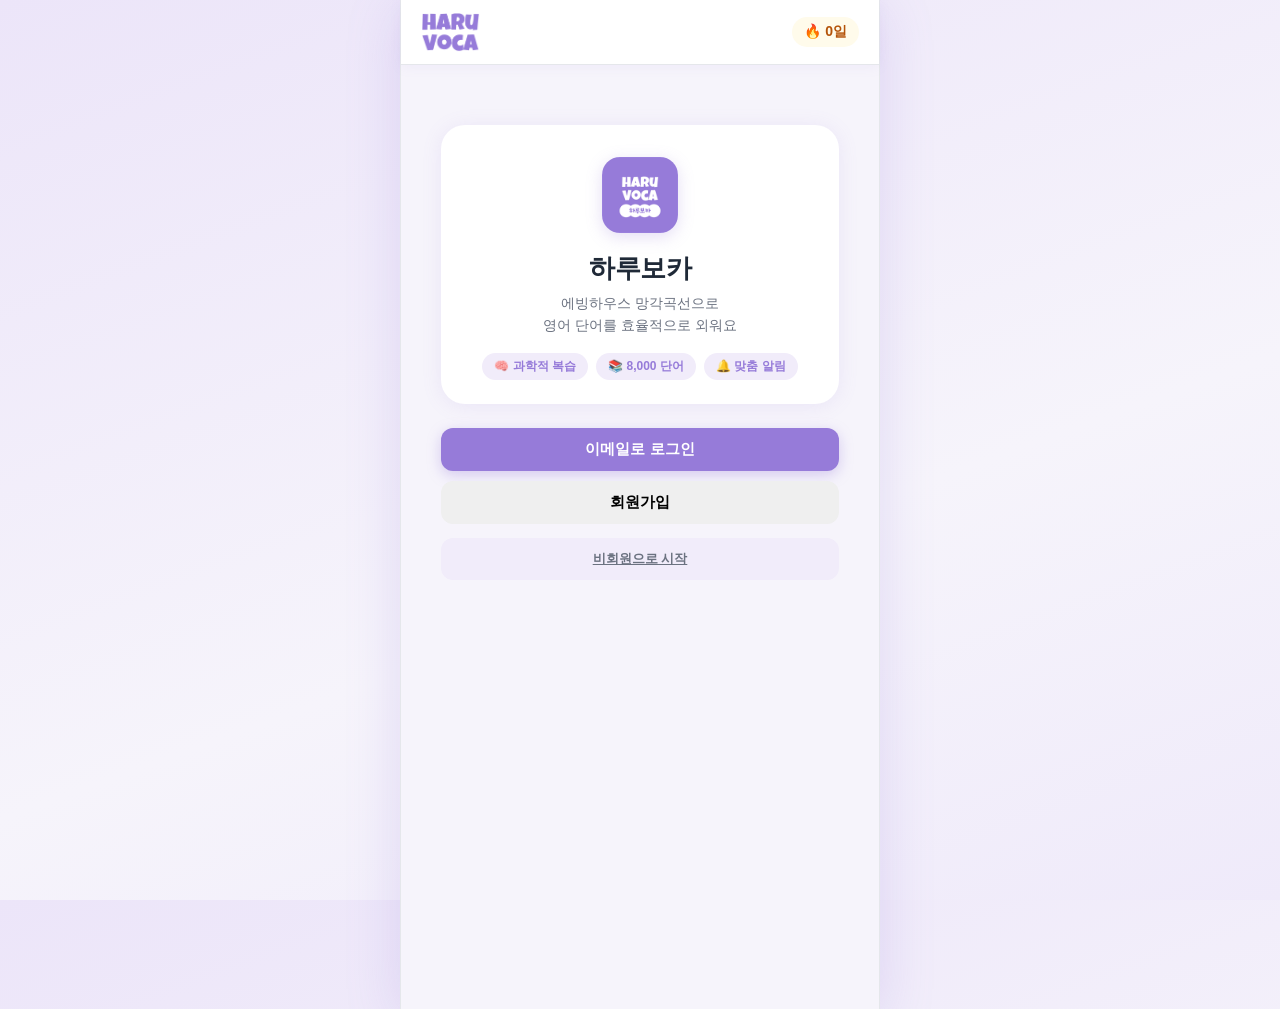
<file: index.html>
<!DOCTYPE html>
<html lang="ko">
<head>
  <meta charset="UTF-8">
  <meta name="viewport" content="width=device-width, initial-scale=1.0, viewport-fit=cover">
  <meta name="theme-color" content="#967BD9">
  <meta name="description" content="하루보카 - 에빙하우스 망각곡선 기반 영어회화 단어 암기 앱">
  <title>하루보카 - 영어회화 단어암기</title>

  <!-- Google Analytics (GA4) — 본인 측정 ID(G-XXXXXXXXXX)로 한 번만 교체하면 됨 -->
  <script>
    window.GA_ID = "G-Y53DT8CBB6"; // ← GA4 속성 > 데이터 스트림에서 발급받은 측정 ID
    window.dataLayer = window.dataLayer || [];
    function gtag(){ dataLayer.push(arguments); }
    // ID가 실제 값일 때만 GA 로드 (placeholder 상태에서는 아무 동작 안 함)
    var GA_ON = /^G-/.test(GA_ID) && !/X{4}/.test(GA_ID);
    if (GA_ON) {
      var gaScript = document.createElement("script");
      gaScript.async = true;
      gaScript.src = "https://www.googletagmanager.com/gtag/js?id=" + GA_ID;
      document.head.appendChild(gaScript);
      gtag("js", new Date());
      gtag("config", GA_ID);
    }
    // 앱 어디서나 호출하는 이벤트 추적 헬퍼 (ID 미설정 시 무해한 no-op)
    window.track = function (name, params) { if (GA_ON) gtag("event", name, params || {}); };
  </script>

  <!-- Supabase (로그인 + 진도 클라우드 저장) — 프로젝트 설정 > API 에서 값 복사해 교체 -->
  <script>
    window.SB_URL = "https://zxapsgekpnfvlndfjzww.supabase.co"; // ← Project URL
    window.SB_ANON_KEY = "eyJhbGciOiJIUzI1NiIsInR5cCI6IkpXVCJ9.eyJpc3MiOiJzdXBhYmFzZSIsInJlZiI6Inp4YXBzZ2VrcG5mdmxuZGZqend3Iiwicm9sZSI6ImFub24iLCJpYXQiOjE3ODIwMTgwNjUsImV4cCI6MjA5NzU5NDA2NX0.Rm_AvhAxiQhmGgUSElL-6ewpy0_u32QNFh3IugXvucw"; // ← anon public key (공개해도 안전)
  </script>

  <!-- Web Push 알림 — `npx web-push generate-vapid-keys` 로 키 생성 후 공개키 교체 -->
  <script>
    window.VAPID_PUBLIC_KEY = "BAAKklXxAtyuZijKkfy0fbpOuPk631z1DszAO42_NxP0QZiiv7LwinhK2gp_5HCloRF3LfF2s6Z2z1jthn5cn00"; // VAPID 공개키
  </script>

  <link rel="manifest" href="manifest.json">
  <link rel="icon" type="image/png" sizes="32x32" href="icons/icon-32.png">
  <link rel="apple-touch-icon" href="icons/icon-180.png">
  <link rel="stylesheet" href="css/style.css?v=28">
</head>
<body>
  <div class="app">
    <header class="topbar">
      <img src="icons/wordmark.png" alt="하루보카 HARU VOCA" class="logo">
      <div class="topbar-streak" id="streak-badge">🔥 0일</div>
    </header>

    <main id="screen"><!-- 화면이 여기에 렌더링됨 --></main>

    <div class="ad-banner" id="ad-banner">
      <span class="ad-label">AD</span>
      <span class="ad-text">광고 영역 — 영어회화 강의 배너 자리</span>
    </div>

    <nav class="tabbar">
      <button class="tab active" data-tab="home" aria-label="홈">
        <svg viewBox="0 0 24 24" fill="none" stroke="currentColor" stroke-width="2" stroke-linecap="round" stroke-linejoin="round"><path d="M3 9l9-7 9 7v11a2 2 0 0 1-2 2H5a2 2 0 0 1-2-2z"/><polyline points="9 22 9 12 15 12 15 22"/></svg>
        <span>홈</span>
      </button>
      <button class="tab" data-tab="dict" aria-label="단어장">
        <svg viewBox="0 0 24 24" fill="none" stroke="currentColor" stroke-width="2" stroke-linecap="round" stroke-linejoin="round"><path d="M2 3h6a4 4 0 0 1 4 4v14a3 3 0 0 0-3-3H2z"/><path d="M22 3h-6a4 4 0 0 0-4 4v14a3 3 0 0 1 3-3h7z"/></svg>
        <span>단어장</span>
      </button>
      <button class="tab" data-tab="stats" aria-label="나의 학습">
        <svg viewBox="0 0 24 24" fill="none" stroke="currentColor" stroke-width="2" stroke-linecap="round" stroke-linejoin="round"><path d="M4 19.5A2.5 2.5 0 0 1 6.5 17H20"/><path d="M6.5 2H20v20H6.5A2.5 2.5 0 0 1 4 19.5v-15A2.5 2.5 0 0 1 6.5 2z"/></svg>
        <span>나의 학습</span>
      </button>
      <button class="tab" data-tab="settings" aria-label="설정">
        <svg viewBox="0 0 24 24" fill="none" stroke="currentColor" stroke-width="2" stroke-linecap="round" stroke-linejoin="round"><line x1="4" y1="21" x2="4" y2="14"/><line x1="4" y1="10" x2="4" y2="3"/><line x1="12" y1="21" x2="12" y2="12"/><line x1="12" y1="8" x2="12" y2="3"/><line x1="20" y1="21" x2="20" y2="16"/><line x1="20" y1="12" x2="20" y2="3"/><line x1="1" y1="14" x2="7" y2="14"/><line x1="9" y1="8" x2="15" y2="8"/><line x1="17" y1="16" x2="23" y2="16"/></svg>
        <span>설정</span>
      </button>
    </nav>
  </div>

  <!-- 단어 청크(id 구간별 분할)는 반드시 data.js(조립)보다 먼저 로드 -->
  <script src="js/data/words-1.js?v=28"></script>
  <script src="js/data/words-2.js?v=28"></script>
  <script src="js/data/words-3.js?v=28"></script>
  <script src="js/data/words-4.js?v=28"></script>
  <script src="js/data/words-5.js?v=28"></script>
  <script src="js/data/words-6.js?v=28"></script>
  <script src="js/data.js?v=28"></script>
  <script src="js/srs.js?v=28"></script>
  <script src="js/notifications.js?v=28"></script>
  <script src="js/app.js?v=28"></script>
  <script type="module" src="js/cloud.js?v=28"></script>
</body>
</html>
</file>
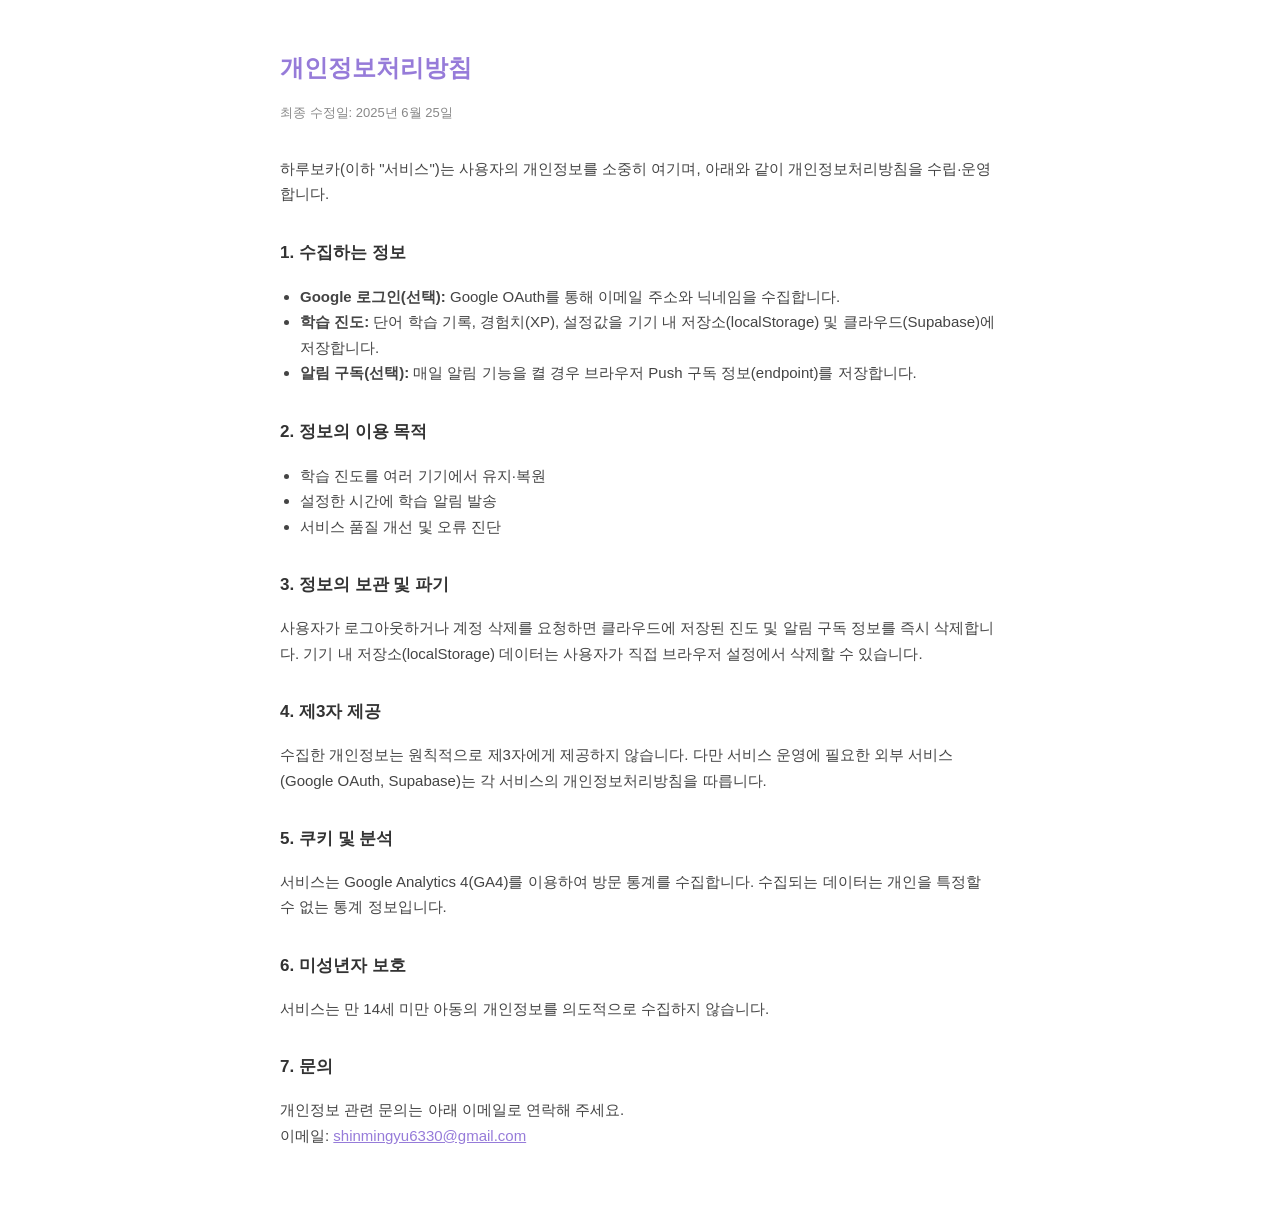
<file: privacy.html>
<!DOCTYPE html>
<html lang="ko">
<head>
  <meta charset="UTF-8">
  <meta name="viewport" content="width=device-width, initial-scale=1.0">
  <title>개인정보처리방침 — 하루보카</title>
  <style>
    body { font-family: -apple-system, BlinkMacSystemFont, 'Segoe UI', sans-serif; max-width: 720px; margin: 0 auto; padding: 32px 20px 64px; color: #222; line-height: 1.7; }
    h1 { color: #967BD9; font-size: 24px; margin-bottom: 4px; }
    h2 { font-size: 17px; margin-top: 32px; color: #333; }
    p, li { font-size: 15px; color: #444; }
    ul { padding-left: 20px; }
    .date { font-size: 13px; color: #888; margin-bottom: 32px; }
    a { color: #967BD9; }
  </style>
</head>
<body>
  <h1>개인정보처리방침</h1>
  <p class="date">최종 수정일: 2025년 6월 25일</p>

  <p>하루보카(이하 "서비스")는 사용자의 개인정보를 소중히 여기며, 아래와 같이 개인정보처리방침을 수립·운영합니다.</p>

  <h2>1. 수집하는 정보</h2>
  <ul>
    <li><strong>Google 로그인(선택):</strong> Google OAuth를 통해 이메일 주소와 닉네임을 수집합니다.</li>
    <li><strong>학습 진도:</strong> 단어 학습 기록, 경험치(XP), 설정값을 기기 내 저장소(localStorage) 및 클라우드(Supabase)에 저장합니다.</li>
    <li><strong>알림 구독(선택):</strong> 매일 알림 기능을 켤 경우 브라우저 Push 구독 정보(endpoint)를 저장합니다.</li>
  </ul>

  <h2>2. 정보의 이용 목적</h2>
  <ul>
    <li>학습 진도를 여러 기기에서 유지·복원</li>
    <li>설정한 시간에 학습 알림 발송</li>
    <li>서비스 품질 개선 및 오류 진단</li>
  </ul>

  <h2>3. 정보의 보관 및 파기</h2>
  <p>사용자가 로그아웃하거나 계정 삭제를 요청하면 클라우드에 저장된 진도 및 알림 구독 정보를 즉시 삭제합니다. 기기 내 저장소(localStorage) 데이터는 사용자가 직접 브라우저 설정에서 삭제할 수 있습니다.</p>

  <h2>4. 제3자 제공</h2>
  <p>수집한 개인정보는 원칙적으로 제3자에게 제공하지 않습니다. 다만 서비스 운영에 필요한 외부 서비스(Google OAuth, Supabase)는 각 서비스의 개인정보처리방침을 따릅니다.</p>

  <h2>5. 쿠키 및 분석</h2>
  <p>서비스는 Google Analytics 4(GA4)를 이용하여 방문 통계를 수집합니다. 수집되는 데이터는 개인을 특정할 수 없는 통계 정보입니다.</p>

  <h2>6. 미성년자 보호</h2>
  <p>서비스는 만 14세 미만 아동의 개인정보를 의도적으로 수집하지 않습니다.</p>

  <h2>7. 문의</h2>
  <p>개인정보 관련 문의는 아래 이메일로 연락해 주세요.<br>
  이메일: <a href="mailto:shinmingyu6330@gmail.com">shinmingyu6330@gmail.com</a></p>
</body>
</html>
</file>
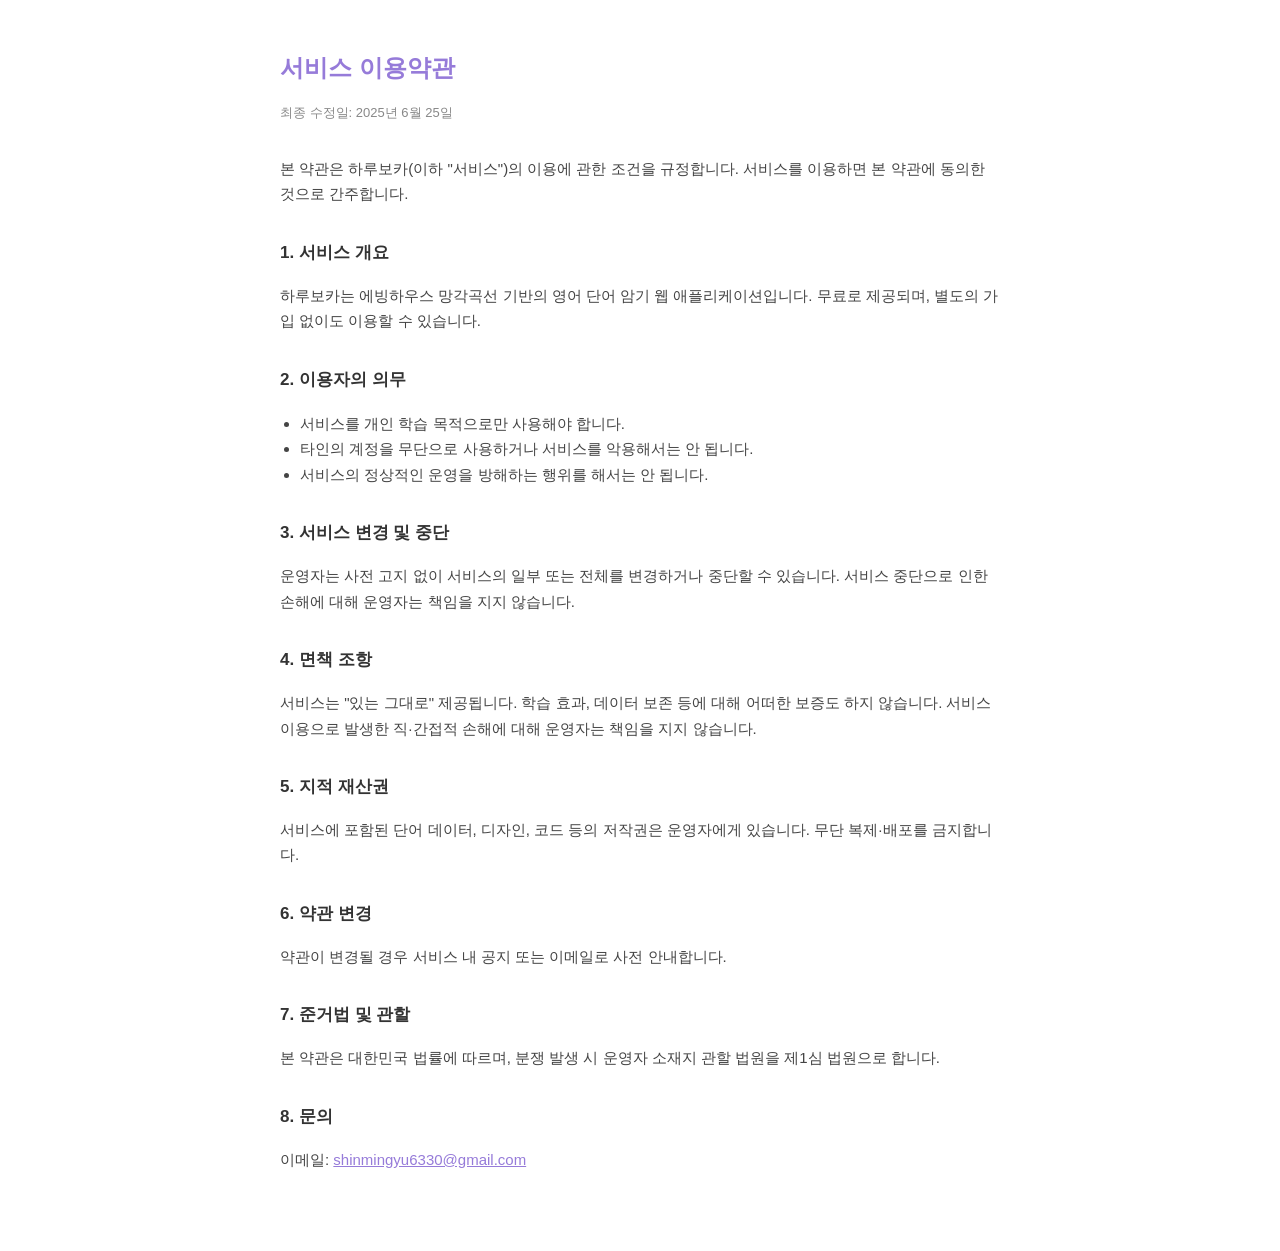
<file: terms.html>
<!DOCTYPE html>
<html lang="ko">
<head>
  <meta charset="UTF-8">
  <meta name="viewport" content="width=device-width, initial-scale=1.0">
  <title>서비스 이용약관 — 하루보카</title>
  <style>
    body { font-family: -apple-system, BlinkMacSystemFont, 'Segoe UI', sans-serif; max-width: 720px; margin: 0 auto; padding: 32px 20px 64px; color: #222; line-height: 1.7; }
    h1 { color: #967BD9; font-size: 24px; margin-bottom: 4px; }
    h2 { font-size: 17px; margin-top: 32px; color: #333; }
    p, li { font-size: 15px; color: #444; }
    ul { padding-left: 20px; }
    .date { font-size: 13px; color: #888; margin-bottom: 32px; }
    a { color: #967BD9; }
  </style>
</head>
<body>
  <h1>서비스 이용약관</h1>
  <p class="date">최종 수정일: 2025년 6월 25일</p>

  <p>본 약관은 하루보카(이하 "서비스")의 이용에 관한 조건을 규정합니다. 서비스를 이용하면 본 약관에 동의한 것으로 간주합니다.</p>

  <h2>1. 서비스 개요</h2>
  <p>하루보카는 에빙하우스 망각곡선 기반의 영어 단어 암기 웹 애플리케이션입니다. 무료로 제공되며, 별도의 가입 없이도 이용할 수 있습니다.</p>

  <h2>2. 이용자의 의무</h2>
  <ul>
    <li>서비스를 개인 학습 목적으로만 사용해야 합니다.</li>
    <li>타인의 계정을 무단으로 사용하거나 서비스를 악용해서는 안 됩니다.</li>
    <li>서비스의 정상적인 운영을 방해하는 행위를 해서는 안 됩니다.</li>
  </ul>

  <h2>3. 서비스 변경 및 중단</h2>
  <p>운영자는 사전 고지 없이 서비스의 일부 또는 전체를 변경하거나 중단할 수 있습니다. 서비스 중단으로 인한 손해에 대해 운영자는 책임을 지지 않습니다.</p>

  <h2>4. 면책 조항</h2>
  <p>서비스는 "있는 그대로" 제공됩니다. 학습 효과, 데이터 보존 등에 대해 어떠한 보증도 하지 않습니다. 서비스 이용으로 발생한 직·간접적 손해에 대해 운영자는 책임을 지지 않습니다.</p>

  <h2>5. 지적 재산권</h2>
  <p>서비스에 포함된 단어 데이터, 디자인, 코드 등의 저작권은 운영자에게 있습니다. 무단 복제·배포를 금지합니다.</p>

  <h2>6. 약관 변경</h2>
  <p>약관이 변경될 경우 서비스 내 공지 또는 이메일로 사전 안내합니다.</p>

  <h2>7. 준거법 및 관할</h2>
  <p>본 약관은 대한민국 법률에 따르며, 분쟁 발생 시 운영자 소재지 관할 법원을 제1심 법원으로 합니다.</p>

  <h2>8. 문의</h2>
  <p>이메일: <a href="mailto:shinmingyu6330@gmail.com">shinmingyu6330@gmail.com</a></p>
</body>
</html>
</file>
<file: css/style.css>
/* ===== 기본 설정 ===== */
* { margin: 0; padding: 0; box-sizing: border-box; }
:root {
  /* 하루보카 브랜드 컬러 (아이콘 보라색 #967BD9 기준) */
  --primary: #967BD9;
  --primary-light: #F1ECFA;
  --primary-dark: #6A4DC4;
  --green: #10b981;
  --green-light: #ecfdf5;
  --red: #ef4444;
  --red-light: #fef2f2;
  --amber: #f59e0b;
  --amber-light: #fffbeb;
  --bg: #F6F4FB;
  --card: #ffffff;
  --text: #1f2937;
  --text-sub: #6b7280;
  --border: #e5e7eb;
  --radius: 16px;
}
html, body { height: 100%; }
body {
  font-family: "Pretendard", -apple-system, BlinkMacSystemFont, "Segoe UI", "Malgun Gothic", sans-serif;
  background: var(--bg);
  color: var(--text);
  -webkit-tap-highlight-color: transparent;
}

.app {
  max-width: 480px;
  margin: 0 auto;
  min-height: 100vh;
  display: flex;
  flex-direction: column;
  background: var(--bg);
}

/* ===== 상단바 ===== */
.topbar {
  display: flex;
  justify-content: space-between;
  align-items: center;
  padding: 12px 20px;
  background: var(--card);
  border-bottom: 1px solid var(--border);
  box-shadow: 0 2px 12px rgba(150, 123, 217, 0.08);
  position: sticky;
  top: 0;
  z-index: 10;
}
.topbar .logo { height: 40px; display: block; }
.topbar-streak {
  font-size: 14px;
  font-weight: 600;
  background: var(--amber-light);
  color: #b45309;
  padding: 6px 12px;
  border-radius: 999px;
}

/* ===== 메인 화면 ===== */
#screen {
  flex: 1;
  padding: 20px 16px 24px;
  overflow-y: auto;
}

.greeting { margin-bottom: 16px; }
.greeting h2 { font-size: 20px; margin-bottom: 4px; }
.greeting p { color: var(--text-sub); font-size: 14px; }

/* ===== 카드 공통 ===== */
.card {
  background: var(--card);
  border-radius: var(--radius);
  padding: 18px;
  margin-bottom: 12px;
  border: 1px solid var(--border);
  box-shadow: 0 2px 10px rgba(150, 123, 217, 0.06);
}
.card-row {
  display: flex;
  justify-content: space-between;
  align-items: center;
  gap: 12px;
}
/* 리스트 행 보호 규칙: 가변 텍스트는 줄어들고(min-width:0), 불변 요소(배지·버튼)는 절대 안 눌림 */
.card-row > div { min-width: 0; }
.card-row .badge, .setting-row .badge { flex-shrink: 0; }
.setting-row > div:first-child { min-width: 0; }
.setting-row .btn, .setting-row .toggle-switch, .setting-row select { flex-shrink: 0; }
.card-title { font-size: 16px; font-weight: 700; margin-bottom: 4px; }
.card-sub { font-size: 13px; color: var(--text-sub); }
.card.done { opacity: 0.65; }

.badge {
  display: inline-block;
  font-size: 12px;
  font-weight: 700;
  padding: 4px 10px;
  border-radius: 999px;
  margin-bottom: 8px;
  white-space: nowrap;
}

/* 세그먼트 진행 바 — "복습 n/3" 텍스트를 대체하는 공용 컴포넌트 */
.seg { display: inline-flex; gap: 3px; vertical-align: -1px; }
.seg i { width: 14px; height: 6px; border-radius: 3px; background: var(--border); }
.seg i.on { background: var(--primary); }
.seg.grad i.on { background: var(--green); }
.badge-new { background: var(--primary-light); color: var(--primary); }
.badge-r1 { background: var(--green-light); color: #047857; }
.badge-r2 { background: var(--amber-light); color: #b45309; }
.badge-r3 { background: var(--red-light); color: #b91c1c; }
.badge-done { background: var(--border); color: var(--text-sub); }

/* ===== 버튼 ===== */
.btn {
  display: inline-block;
  white-space: nowrap;
  flex-shrink: 0;
  border: none;
  border-radius: 12px;
  font-size: 15px;
  font-weight: 700;
  padding: 12px 20px;
  cursor: pointer;
  font-family: inherit;
  transition: transform 0.1s;
}
.btn:active { transform: scale(0.97); }
.btn-primary {
  background: var(--primary);
  color: #fff;
  box-shadow: 0 4px 14px rgba(150, 123, 217, 0.35);
}
.btn-ghost { background: var(--primary-light); color: var(--primary); }
.btn-green { background: var(--green); color: #fff; }
.btn-danger { background: var(--red-light); color: var(--red); }
.btn-block { display: block; width: 100%; text-align: center; }
.btn-sm { padding: 9px 16px; font-size: 14px; }
.btn:disabled { opacity: 0.5; cursor: default; }

/* ===== 발음 듣기 버튼 ===== */
.speak-btn {
  border: none;
  background: var(--primary-light);
  border-radius: 999px;
  width: 36px;
  height: 36px;
  font-size: 16px;
  cursor: pointer;
  vertical-align: middle;
  margin-left: 4px;
  transition: transform 0.1s;
}
.speak-btn:active { transform: scale(0.88); }
.speak-btn.sm { width: 27px; height: 27px; font-size: 12px; }

/* ===== 학습 카드 (단어 암기) ===== */
.word-card {
  background: var(--card);
  border-radius: 20px;
  padding: 28px 22px;
  border: 1px solid var(--border);
  text-align: center;
  margin-bottom: 16px;
  min-height: 340px;
  display: flex;
  flex-direction: column;
  justify-content: center;
}
.word-card .word { font-size: 34px; font-weight: 800; color: var(--primary-dark); }
.word-card .pron { font-size: 14px; color: var(--text-sub); margin: 6px 0 14px; }
.word-card .mean { font-size: 18px; font-weight: 600; margin-bottom: 18px; }
.example {
  text-align: left;
  background: var(--primary-light);
  border-radius: 12px;
  padding: 12px 14px;
  margin-top: 8px;
}
.example .en { font-size: 15px; font-weight: 600; color: var(--primary-dark); }
.example .ko { font-size: 13px; color: var(--text-sub); margin-top: 3px; }

.learn-progress {
  text-align: center;
  font-size: 14px;
  color: var(--text-sub);
  margin-bottom: 12px;
  font-weight: 600;
}
.learn-nav { display: flex; gap: 10px; }
.learn-nav .btn { flex: 1; }

/* ===== 퀴즈 ===== */
.quiz-q {
  text-align: center;
  margin: 24px 0;
}
.quiz-q .label { font-size: 13px; color: var(--text-sub); margin-bottom: 8px; }
.quiz-q .word { font-size: 32px; font-weight: 800; color: var(--primary-dark); }
.choices { display: flex; flex-direction: column; gap: 10px; }
.choice {
  background: var(--card);
  border: 2px solid var(--border);
  border-radius: 12px;
  padding: 14px 16px;
  font-size: 15px;
  text-align: left;
  cursor: pointer;
  font-family: inherit;
  font-weight: 500;
}
.choice.correct { border-color: var(--green); background: var(--green-light); }
.choice.wrong { border-color: var(--red); background: var(--red-light); }
.choice:disabled { cursor: default; }
.quiz-feedback {
  text-align: center;
  font-weight: 700;
  margin: 14px 0;
  font-size: 16px;
  min-height: 24px;
}
.quiz-feedback.ok { color: var(--green); }
.quiz-feedback.no { color: var(--red); }

/* ===== 결과 화면 ===== */
.result-box { text-align: center; padding: 40px 0 20px; }
.result-box .emoji { font-size: 56px; }
.result-box h2 { margin: 14px 0 6px; }
.result-box p { color: var(--text-sub); font-size: 14px; margin-bottom: 24px; }

/* ===== 통계 ===== */
.stat-grid {
  display: grid;
  grid-template-columns: 1fr 1fr;
  gap: 12px;
  margin-bottom: 16px;
}
.stat-grid.three { grid-template-columns: 1fr 1fr 1fr; }
.stat-box {
  background: var(--card);
  border: 1px solid var(--border);
  border-radius: var(--radius);
  padding: 16px;
  text-align: center;
}
.stat-box .num { font-size: 26px; font-weight: 800; color: var(--primary); }
.stat-box .lbl { font-size: 12px; color: var(--text-sub); margin-top: 4px; }

.batch-list .card { padding: 14px 16px; cursor: pointer; }
.batch-card .card-sub { display: flex; align-items: center; gap: 5px; }
.batch-words {
  font-size: 14px; font-weight: 600; margin-top: 4px;
  white-space: nowrap; overflow: hidden; text-overflow: ellipsis;
}
.batch-card.open .batch-words { white-space: normal; overflow: visible; }
.batch-status { font-size: 11px; font-weight: 700; color: var(--primary); white-space: nowrap; }
.batch-status.grad { color: var(--green); }

/* ===== 설정 ===== */
/* 섹션 헤더 — 그룹 카드 위 라벨 (계정/학습/알림·소리/기타/위험 구역) */
.settings-section {
  font-size: 12px; font-weight: 800; letter-spacing: 0.05em;
  color: var(--text-sub); margin: 20px 4px 8px;
}
.settings-section.danger { color: var(--red); }
.card.danger-zone { border-color: var(--red); }
.settings-version {
  text-align: center; font-size: 12px; color: var(--text-sub);
  line-height: 1.6; margin: 24px 0 8px;
}
.setting-row {
  display: flex;
  justify-content: space-between;
  align-items: center;
  padding: 14px 0;
  border-bottom: 1px solid var(--border);
}
.setting-row:last-child { border-bottom: none; }
/* 그룹 카드: 첫 행 위·마지막 행 아래 여백은 카드 패딩이 담당 → 행 간격 컴팩트 */
.card > .setting-row:first-child { padding-top: 0; }
.card > .setting-row:last-child { padding-bottom: 0; }
/* 펼침 body(알림 시간·카테고리 필터) 앞의 마지막 행 — 구분선·아래 여백 제거 */
.setting-row.tail { border-bottom: none; padding-bottom: 0; }
.setting-row select {
  font-family: inherit;
  font-size: 14px;
  padding: 8px 12px;
  border-radius: 10px;
  border: 1px solid var(--border);
  background: var(--bg);
}

/* ===== 광고 배너 ===== */
.ad-banner {
  display: flex;
  align-items: center;
  justify-content: center;
  gap: 8px;
  height: 56px;
  background: #ffffff;
  border-top: 1px dashed var(--border);
  color: var(--text-sub);
  font-size: 13px;
}
.ad-label {
  font-size: 10px;
  font-weight: 800;
  border: 1px solid var(--text-sub);
  border-radius: 4px;
  padding: 1px 5px;
}

/* ===== 하단 탭바 (2026 트렌드: pill 활성 표시 + 글래스 블러) ===== */
.tabbar {
  display: flex;
  gap: 6px;
  background: rgba(255, 255, 255, 0.92);
  -webkit-backdrop-filter: blur(14px);
  backdrop-filter: blur(14px);
  border-top: 1px solid var(--border);
  padding: 8px 14px calc(8px + env(safe-area-inset-bottom));
  position: sticky;
  bottom: 0;
  z-index: 10;
}
.tab {
  flex: 1;
  background: none;
  border: none;
  min-height: 50px; /* 터치 영역 48px+ 확보 */
  padding: 7px 0 6px;
  border-radius: 14px;
  color: var(--text-sub);
  cursor: pointer;
  display: flex;
  flex-direction: column;
  align-items: center;
  justify-content: center;
  gap: 3px;
  font-family: inherit;
  transition: background 0.2s, color 0.2s, transform 0.1s;
}
.tab:active { transform: scale(0.94); }
.tab svg { width: 23px; height: 23px; }
.tab span { font-size: 11px; font-weight: 600; letter-spacing: -0.2px; }
.tab.active {
  background: var(--primary-light);
  color: var(--primary-dark);
}
.tab.active svg { stroke-width: 2.4; }
.tab.active span { font-weight: 800; }

/* ===== 캐릭터 & 레벨 ===== */
.char-card {
  display: flex;
  align-items: center;
  gap: 14px;
  background: linear-gradient(135deg, #F1ECFA 0%, #ffffff 70%);
  border: 1px solid var(--border);
  border-radius: var(--radius);
  padding: 16px;
  margin-bottom: 12px;
  box-shadow: 0 2px 10px rgba(150, 123, 217, 0.08);
  text-align: left;
}
.char-card.compact { padding: 12px 16px; }
.char-icon { font-size: 44px; line-height: 1; }
.char-card.compact .char-icon { font-size: 34px; }
.char-info { flex: 1; min-width: 0; }
.char-name { font-weight: 800; font-size: 15px; }
.char-lv { color: var(--primary-dark); }
.xp-bar {
  height: 8px;
  background: #e7e1f3;
  border-radius: 999px;
  overflow: hidden;
  margin-top: 6px;
}
.xp-fill {
  height: 100%;
  background: linear-gradient(90deg, var(--primary), #b9a3e8);
  border-radius: 999px;
  transition: width 0.4s;
}
.xp-text { font-size: 11px; color: var(--text-sub); margin-top: 4px; }
.xp-gain {
  display: inline-block;
  background: var(--primary-light);
  color: var(--primary-dark);
  font-weight: 800;
  font-size: 15px;
  padding: 8px 16px;
  border-radius: 999px;
  margin: 4px 0 10px;
}

/* ===== 섹션 제목 ===== */
.section-title {
  font-size: 16px;
  margin: 18px 0 10px;
}
.section-sub { font-size: 13px; color: var(--text-sub); font-weight: 600; }

/* ===== 뱃지 ===== */
.badge-grid {
  display: grid;
  grid-template-columns: repeat(3, 1fr);
  gap: 10px;
}
.badge-item {
  background: var(--card);
  border: 1px solid var(--border);
  border-radius: 14px;
  padding: 12px 6px;
  text-align: center;
  box-shadow: 0 2px 8px rgba(150, 123, 217, 0.05);
}
.badge-item .bi-icon { font-size: 26px; }
.badge-item .bi-name { font-size: 12px; font-weight: 800; margin-top: 4px; }
.badge-item .bi-desc { font-size: 10px; color: var(--text-sub); margin-top: 2px; }
.badge-item.locked { opacity: 0.4; filter: grayscale(1); }

/* ===== 테마 칩 ===== */
.theme-chips {
  display: flex;
  gap: 8px;
  overflow-x: auto;
  padding-bottom: 6px;
  margin-bottom: 8px;
  -webkit-overflow-scrolling: touch;
  scrollbar-width: none;
}
.theme-chips::-webkit-scrollbar { display: none; }
.chip {
  flex-shrink: 0;
  border: 1px solid var(--border);
  background: var(--card);
  color: var(--text-sub);
  border-radius: 999px;
  padding: 8px 14px;
  font-size: 13px;
  font-weight: 600;
  cursor: pointer;
  font-family: inherit;
  transition: background 0.15s, color 0.15s;
}
.chip.active {
  background: var(--primary);
  border-color: var(--primary);
  color: #fff;
}

/* ===== 단어장 테마 그룹 (접이식) ===== */
.top-chips { margin-bottom: 10px; }
.theme-groups {
  display: flex;
  flex-direction: column;
  gap: 8px;
  margin-bottom: 4px;
}
.theme-group {
  border: 1px solid var(--border);
  border-radius: 12px;
  background: var(--card);
  overflow: hidden;
}
.theme-group > summary {
  list-style: none;
  cursor: pointer;
  user-select: none;
  display: flex;
  align-items: center;
  gap: 8px;
  padding: 12px 14px;
  font-size: 14px;
  font-weight: 700;
  color: var(--text);
}
.theme-group > summary::-webkit-details-marker { display: none; }
.theme-group > summary .tg-name { flex: 1; }
.theme-group > summary .tg-meta {
  font-size: 12px;
  font-weight: 600;
  color: var(--text-sub);
  background: var(--bg);
  border-radius: 999px;
  padding: 2px 9px;
}
.theme-group > summary::after {
  content: "▾";
  color: var(--text-sub);
  font-size: 12px;
  transition: transform 0.2s;
}
.theme-group[open] > summary::after { transform: rotate(180deg); }
.theme-group[open] > summary { color: var(--primary); }
.theme-group .theme-chips {
  flex-wrap: wrap;
  overflow: visible;
  padding: 0 12px 12px;
  margin: 0;
}

/* ===== 단어장 ===== */
.search-input {
  width: 100%;
  box-sizing: border-box;
  padding: 12px 14px;
  border-radius: 12px;
  border: 1px solid var(--border);
  background: var(--card);
  font-family: inherit;
  font-size: 15px;
  margin-bottom: 12px;
}
.search-input:focus {
  outline: none;
  border-color: var(--primary);
  box-shadow: 0 0 0 3px rgba(150, 123, 217, 0.2);
}
.word-item {
  background: var(--card);
  border: 1px solid var(--border);
  border-radius: 14px;
  margin-bottom: 8px;
  box-shadow: 0 2px 10px rgba(150, 123, 217, 0.05);
}
.word-item summary {
  display: flex;
  justify-content: space-between;
  align-items: center;
  gap: 10px;
  padding: 12px 14px;
  cursor: pointer;
  list-style: none;
}
.word-item summary::-webkit-details-marker { display: none; }
.word-item summary .badge { margin: 0; flex-shrink: 0; }
/* 2줄 고정 행: 단어 1줄 + (뜻 · 발음) 1줄 — 접힘 상태에선 절대 안 늘어남 */
.wi-main { flex: 1; min-width: 0; }
.wi-word {
  font-weight: 800; font-size: 16px; color: var(--primary-dark);
  white-space: nowrap; overflow: hidden; text-overflow: ellipsis;
}
.wi-meta {
  font-size: 12.5px; color: var(--text-sub); margin-top: 2px;
  white-space: nowrap; overflow: hidden; text-overflow: ellipsis;
}
.wi-meta b { color: var(--text); font-weight: 600; }
/* 펼치면 말줄임 해제 — 전체 뜻·발음 표시 */
.word-item[open] .wi-word, .word-item[open] .wi-meta { white-space: normal; overflow: visible; }
/* 학습 상태 = 좌측 색 스트라이프 (텍스트 배지 대신) */
.word-item.st-learn { border-left: 4px solid var(--primary); }
.word-item.st-grad { border-left: 4px solid var(--green); }
.word-item.st-weak { border-left: 4px solid var(--red); }
/* 우측 컴팩트 상태 표시 */
.wi-state { font-size: 11px; font-weight: 800; flex-shrink: 0; white-space: nowrap; }
.wi-state.weak { color: var(--red); }
.wi-state.known { color: var(--text-sub); font-weight: 600; }
.word-item summary .seg { flex-shrink: 0; }
.wi-body { padding: 0 14px 12px; }

/* ===== PC(데스크톱) 화면 — 모바일 앱이 가운데 떠 있는 스타일 ===== */
@media (min-width: 540px) {
  body {
    background: linear-gradient(160deg, #ece5f9 0%, #f6f4fb 60%, #efeafa 100%);
  }
  .app {
    border-left: 1px solid var(--border);
    border-right: 1px solid var(--border);
    box-shadow: 0 10px 50px rgba(150, 123, 217, 0.22);
  }
}

/* ===== 빈 상태 ===== */
.empty {
  text-align: center;
  padding: 40px 20px;
  color: var(--text-sub);
}
.empty .emoji { font-size: 44px; margin-bottom: 10px; }

/* ===== 단어장 카테고리 카드 ===== */
.cat-section {
  font-size: 13px;
  font-weight: 700;
  color: var(--text-sub);
  margin: 18px 2px 8px;
}
/* 테마 카드는 2열 타일 — 인덱스 스크롤 절반 (오답노트·전체 보기는 그리드 밖 풀폭) */
.cat-grid { display: grid; grid-template-columns: 1fr 1fr; gap: 8px; }
.cat-grid .cat-card { padding: 12px 10px; gap: 6px; }
.cat-grid .cat-name { font-size: 13.5px; white-space: nowrap; overflow: hidden; text-overflow: ellipsis; }
.cat-grid .cat-arrow { display: none; }
.cat-card {
  width: 100%;
  display: flex;
  align-items: center;
  gap: 10px;
  text-align: left;
  border: 1px solid var(--border);
  background: var(--card);
  border-radius: 14px;
  padding: 14px 14px;
  font-family: inherit;
  cursor: pointer;
  transition: background 0.15s, border-color 0.15s, transform 0.1s;
}
.cat-card:active { transform: scale(0.99); }
.cat-card.all {
  background: var(--primary-light);
  border-color: var(--primary-light);
  margin-bottom: 4px;
}
.cat-emoji { font-size: 22px; }
.cat-text { flex: 1; display: flex; flex-direction: column; gap: 2px; min-width: 0; }
.cat-name { font-size: 15px; font-weight: 700; color: var(--text); }
.cat-count { font-size: 12px; color: var(--text-sub); }
.cat-arrow { font-size: 20px; color: var(--text-sub); font-weight: 700; }

/* 뒤로가기 버튼 */
.back-btn {
  border: none;
  background: none;
  color: var(--primary-dark);
  font-family: inherit;
  font-size: 15px;
  font-weight: 700;
  cursor: pointer;
  padding: 4px 2px 10px;
}
.badge-known { background: var(--green-light); color: #047857; }

/* ===== 레벨 테스트 (온보딩) ===== */
body.onboarding .tabbar,
body.onboarding .ad-banner { display: none; }
.onb { text-align: center; padding: 8px 4px 30px; animation: onbIn 0.3s ease; }
@keyframes onbIn { from { opacity: 0; transform: translateY(8px); } to { opacity: 1; transform: none; } }
.onb h2 { font-size: 22px; margin: 6px 0 10px; }
.onb-sub { color: var(--text-sub); font-size: 14px; line-height: 1.6; }
.onb-emoji { font-size: 60px; margin-top: 24px; }
.onb-emoji.pop { animation: pop 0.5s ease; }
@keyframes pop { 0% { transform: scale(0.3); opacity: 0; } 60% { transform: scale(1.15); } 100% { transform: scale(1); opacity: 1; } }
.onb-hooks {
  display: flex; flex-direction: column; gap: 10px;
  margin: 24px 0; text-align: left;
}
.onb-hook {
  background: var(--primary-light); color: var(--primary-dark);
  border-radius: 12px; padding: 13px 16px; font-size: 14px; font-weight: 600;
}
.onb-hook span { margin-right: 8px; }
.onb.intro .btn-primary { margin-top: 8px; }

/* 테스트 진행 */
.onb.test { text-align: center; }
.onb-bar { height: 8px; background: var(--border); border-radius: 999px; overflow: hidden; margin: 6px 0 14px; }
.onb-bar-fill { height: 100%; background: var(--primary); border-radius: 999px; transition: width 0.3s; }
.onb-qnum { font-size: 13px; font-weight: 700; color: var(--text-sub); }
.onb-recall {
  font-size: 13px; color: var(--text-sub);
  background: var(--bg); border-radius: 10px; padding: 8px 12px; margin: 12px 0 22px;
}
.onb-recall.hint { background: none; }
.onb-recall b { color: var(--primary-dark); }
.onb-word { font-size: 38px; font-weight: 800; color: var(--primary-dark); }
.onb-pron { color: var(--text-sub); font-size: 15px; margin-top: 6px; }
.onb-ask { font-size: 15px; font-weight: 600; margin: 26px 0 14px; }
.onb-choices { display: flex; gap: 10px; }
.onb-choices .btn {
  flex: 1; padding: 18px 10px; font-size: 16px; font-weight: 700; border: 2px solid var(--border);
}
.onb-know { background: var(--green-light); color: #047857; border-color: var(--green-light) !important; }
.onb-no { background: var(--bg); color: var(--text-sub); }

/* 분석 중 */
.onb.analyzing { padding-top: 70px; }
.onb-spinner { font-size: 56px; animation: spin 1.1s linear infinite; display: inline-block; }
@keyframes spin { to { transform: rotate(360deg); } }

/* 결과 */
.onb-level { font-size: 30px; color: var(--primary-dark); margin: 4px 0 8px; }
.onb-vocab { font-size: 15px; color: var(--text); }
.onb-vocab b { color: var(--primary); }
.onb-desc { color: var(--text-sub); font-size: 14px; margin: 10px 0 20px; }
.onb-plan {
  background: var(--card); border: 1px solid var(--border); border-radius: 14px;
  padding: 6px 16px; margin-bottom: 20px; text-align: left;
}
.onb-plan-row {
  display: flex; justify-content: space-between; align-items: center;
  padding: 12px 0; font-size: 14px; color: var(--text-sub);
  border-bottom: 1px solid var(--border);
}
.onb-plan-row:last-child { border-bottom: none; }
.onb-plan-row b { color: var(--primary-dark); font-size: 15px; }

/* ===== 알림 토글 스위치 ===== */
.toggle-switch {
  position: relative;
  display: inline-block;
  width: 46px;
  height: 26px;
  flex-shrink: 0;
  cursor: pointer;
}
.toggle-switch input { opacity: 0; width: 0; height: 0; position: absolute; }
.toggle-slider {
  position: absolute;
  inset: 0;
  background: #d1d5db;
  border-radius: 26px;
  transition: background 0.2s;
}
.toggle-slider::before {
  content: "";
  position: absolute;
  width: 20px;
  height: 20px;
  left: 3px;
  top: 3px;
  background: #fff;
  border-radius: 50%;
  transition: transform 0.2s;
  box-shadow: 0 1px 4px rgba(0,0,0,0.18);
}
.toggle-switch input:checked + .toggle-slider { background: var(--primary); }
.toggle-switch input:checked + .toggle-slider::before { transform: translateX(20px); }

.notif-hour-sel {
  border: 1.5px solid var(--border);
  border-radius: 10px;
  padding: 7px 12px;
  font-size: 14px;
  font-family: inherit;
  color: var(--text);
  background: var(--card);
  cursor: pointer;
  outline: none;
}

/* ===== 카테고리 필터 토글 버튼 ===== */
.theme-filter-group { margin-bottom: 18px; }
.theme-filter-group-label {
  font-size: 11px;
  font-weight: 700;
  letter-spacing: 0.4px;
  color: var(--primary-dark);
  margin-bottom: 8px;
  padding-bottom: 5px;
  border-bottom: 1.5px solid var(--primary-light);
}
.theme-filter-grid {
  display: grid;
  grid-template-columns: repeat(3, 1fr);
  gap: 7px;
}
.theme-btn {
  background: #ede9f8;
  color: #7a6aab;
  border: none;
  border-radius: 10px;
  padding: 9px 4px;
  font-size: 11.5px;
  font-weight: 500;
  font-family: inherit;
  text-align: center;
  cursor: pointer;
  line-height: 1.35;
  word-break: keep-all;
  transition: background 0.15s, color 0.15s, transform 0.1s;
}
.theme-btn:active { transform: scale(0.93); }
.theme-btn.active {
  background: var(--primary);
  color: #fff;
  font-weight: 700;
  box-shadow: 0 2px 8px rgba(150, 123, 217, 0.35);
}

/* ===== 환영 화면 ===== */
.welcome-screen {
  display: flex; flex-direction: column; align-items: center;
  padding: 32px 24px 40px; min-height: 100vh; text-align: center;
}
.welcome-icon { width: 88px; height: 88px; border-radius: 22px; margin-bottom: 16px; box-shadow: 0 4px 16px rgba(150,123,217,.3); }
.welcome-title { font-size: 28px; font-weight: 800; color: var(--primary); margin-bottom: 8px; }
.welcome-sub { font-size: 15px; color: var(--text-sub); line-height: 1.6; margin-bottom: 28px; }
.welcome-feats { display: flex; flex-direction: column; gap: 10px; width: 100%; margin-bottom: 32px; }
.welcome-feat { display: flex; align-items: center; gap: 10px; background: var(--surface); border-radius: 10px; padding: 12px 14px; font-size: 14px; color: var(--text); }
.welcome-feat span { font-size: 20px; }
.btn-google-login {
  display: flex; align-items: center; justify-content: center; gap: 10px;
  background: #fff; color: #3c4043; border: 1.5px solid #dadce0;
  font-weight: 600; font-size: 15px;
}
.btn-google-login:hover { background: #f8f9fa; }

/* ===== 닉네임 설정 ===== */
.nickname-screen {
  display: flex; flex-direction: column; align-items: center;
  padding: 40px 24px; text-align: center;
}
.nickname-emoji { font-size: 48px; margin-bottom: 16px; }
.nickname-screen h2 { font-size: 20px; font-weight: 700; margin-bottom: 8px; }
.nickname-sub { font-size: 14px; color: var(--text-sub); line-height: 1.6; margin-bottom: 24px; }
.nickname-input-wrap { width: 100%; margin-bottom: 16px; }
.nickname-input {
  width: 100%; padding: 13px 16px; font-size: 16px;
  border: 1.5px solid var(--border); border-radius: 12px;
  background: var(--surface); color: var(--text); outline: none;
}
.nickname-input:focus { border-color: var(--primary); }
.nick-status { font-size: 13px; margin-top: 6px; min-height: 18px; text-align: left; }
.nick-status.ok { color: #2e7d32; }
.nick-status.error { color: #c62828; }
.nick-status.checking { color: var(--text-sub); }

/* ===== 튜토리얼 ===== */
.tutorial-screen {
  display: flex; flex-direction: column; align-items: center;
  padding: 28px 24px 40px; min-height: 100vh; text-align: center;
}
.tut-dots { display: flex; gap: 7px; margin-bottom: 28px; }
.tut-dot { width: 8px; height: 8px; border-radius: 50%; background: var(--border); transition: background .2s; }
.tut-dot.on { background: var(--primary); width: 22px; border-radius: 4px; }
.tut-emoji { font-size: 52px; margin-bottom: 14px; }
.tut-title { font-size: 19px; font-weight: 700; margin-bottom: 10px; }
.tut-body { font-size: 14px; color: var(--text-sub); line-height: 1.7; margin-bottom: 20px; }
.tut-btns { width: 100%; margin-top: auto; padding-top: 20px; }

/* 망각곡선 */
.tut-curve { width: 100%; max-width: 280px; margin: 0 auto 8px; }
.tut-curve svg { width: 100%; height: auto; }

/* 복습 타임라인 */
.tut-timeline { display: flex; align-items: center; justify-content: center; gap: 0; flex-wrap: nowrap; overflow-x: auto; padding: 8px 0; }
.tl-node { display: flex; flex-direction: column; align-items: center; gap: 4px; }
.tl-node span.tl-day { font-size: 11px; font-weight: 700; color: var(--primary); }
.tl-node span.tl-lbl { font-size: 10px; color: var(--text-sub); }
.tl-node.new .tl-day::before, .tl-node.r1 .tl-day::before,
.tl-node.r2 .tl-day::before, .tl-node.r3 .tl-day::before,
.tl-node.grad .tl-day::before { content: ""; }
.tl-node { background: var(--surface); border: 2px solid var(--primary); border-radius: 10px; padding: 6px 8px; min-width: 42px; }
.tl-node.grad { border-color: #f0c040; }
.tl-line { width: 12px; height: 2px; background: var(--border); flex-shrink: 0; }

/* 카테고리 칩 */
.tut-chips { display: flex; flex-wrap: wrap; gap: 8px; justify-content: center; padding: 8px 0; }
.tut-chip { padding: 7px 14px; border-radius: 20px; font-size: 13px; background: var(--surface); border: 1.5px solid var(--border); color: var(--text-sub); }
.tut-chip.on { background: var(--primary); border-color: var(--primary); color: #fff; font-weight: 600; }

/* 설정 박스 */
.tut-setting-box { width: 100%; background: var(--surface); border-radius: 12px; padding: 16px; }
.tut-setting-row { display: flex; justify-content: space-between; align-items: center; font-size: 14px; margin-bottom: 8px; }
.tut-setting-row strong { color: var(--primary); }
.tut-setting-tip { font-size: 12px; color: var(--text-sub); text-align: center; }
.tut-setting-tip b { color: var(--primary); }

/* 알림 목업 */
.tut-notif-mock { width: 100%; background: #f2f2f7; border-radius: 14px; padding: 12px 14px; text-align: left; }
.tut-notif-bar { display: flex; justify-content: space-between; align-items: center; margin-bottom: 4px; }
.tut-notif-app { font-size: 12px; font-weight: 600; color: #555; }
.tut-notif-time { font-size: 11px; color: #999; }
.tut-notif-body { font-size: 14px; color: #222; line-height: 1.5; }

/* ===== 신규 인증 화면 (로그인·회원가입·환영) ===== */

/* 루트: 앱 배경색 그대로 */
.auth-root {
  display: flex; flex-direction: column; align-items: center;
  min-height: 100vh; background: var(--bg); padding: 40px 24px 48px;
}

/* 브랜드 카드 */
.auth-hero {
  background: #fff; border-radius: 24px;
  box-shadow: 0 2px 20px rgba(150,123,217,.12);
  padding: 32px 24px 24px; width: 100%; text-align: center; margin-bottom: 24px;
}
.auth-hero-icon {
  width: 76px; height: 76px; border-radius: 18px;
  box-shadow: 0 4px 16px rgba(150,123,217,.25); margin-bottom: 14px;
}
.auth-hero-title { font-size: 26px; font-weight: 800; color: var(--text); letter-spacing: -0.5px; }
.auth-hero-sub { font-size: 14px; color: var(--text-sub); margin-top: 6px; line-height: 1.6; }
.auth-hero-pills {
  display: flex; gap: 8px; flex-wrap: wrap; justify-content: center; margin-top: 16px;
}
.auth-hero-pills span {
  background: var(--primary-light); color: var(--primary); border: none;
  border-radius: 999px; padding: 5px 12px; font-size: 12px; font-weight: 600;
}

/* 버튼 컨테이너 */
.auth-sheet { width: 100%; padding: 0; background: transparent; border-radius: 0; box-shadow: none; }

/* 구글 버튼 (공통) */
.btn-google-login {
  display: flex; align-items: center; justify-content: center; gap: 10px;
  background: #fff; color: #3c4043; border: 1.5px solid #dadce0;
  font-weight: 600; font-size: 15px;
}
.btn-google-login:hover, .btn-google-login:active { background: #f8f9fa; }

/* OR 구분선 */
.auth-divider {
  display: flex; align-items: center; gap: 12px; margin: 16px 0; color: var(--text-sub);
  font-size: 13px;
}
.auth-divider::before, .auth-divider::after {
  content: ""; flex: 1; height: 1px; background: var(--border);
}

/* 비회원 버튼 */
.auth-guest-btn {
  margin-top: 14px; font-size: 13px; color: var(--text-sub); text-decoration: underline;
}

/* ===== 이메일 로그인/회원가입 폼 화면 ===== */
.auth-form-screen {
  display: flex; flex-direction: column; min-height: 100vh;
  padding: 0 24px 40px; background: #fff;
}

/* 뒤로가기 버튼 */
.auth-back {
  width: 40px; height: 40px; display: flex; align-items: center; justify-content: center;
  background: none; border: none; cursor: pointer; color: var(--text);
  margin-top: 12px; margin-left: -6px; flex-shrink: 0; border-radius: 999px;
}
.auth-back:hover { background: var(--primary-light); }

/* 폼 상단 헤더 */
.auth-form-top { padding: 24px 0 20px; }
.auth-form-emoji { font-size: 40px; margin-bottom: 12px; }
.auth-form-title { font-size: 24px; font-weight: 800; color: var(--text); }
.auth-form-sub { font-size: 14px; color: var(--text-sub); margin-top: 6px; }

/* 필드 그룹 */
.auth-fields { display: flex; flex-direction: column; gap: 16px; }
.auth-field { display: flex; flex-direction: column; gap: 6px; }
.auth-label { font-size: 13px; font-weight: 600; color: var(--text); }
.auth-label-hint { font-weight: 400; color: var(--text-sub); }

/* 인풋 */
.auth-input {
  width: 100%; padding: 14px 16px; border: 1.5px solid var(--border); border-radius: 12px;
  font-size: 15px; color: var(--text); background: #fafafa; outline: none;
  transition: border-color 0.15s;
}
.auth-input:focus { border-color: var(--primary); background: #fff; box-shadow: 0 0 0 3px rgba(150,123,217,0.15); }

/* 비밀번호 행 (input + 눈 아이콘) */
.auth-input-row {
  display: flex; align-items: center; border: 1.5px solid var(--border); border-radius: 12px;
  background: #fafafa; overflow: hidden;
  transition: border-color 0.15s, box-shadow 0.15s;
}
.auth-input-row:focus-within { border-color: var(--primary); background: #fff; box-shadow: 0 0 0 3px rgba(150,123,217,0.15); }
.auth-input-row .auth-input { border: none; background: transparent; box-shadow: none; flex: 1; }
.auth-input-row .auth-input:focus { box-shadow: none; }
.auth-eye {
  width: 44px; height: 100%; display: flex; align-items: center; justify-content: center;
  background: none; border: none; cursor: pointer; color: var(--text-sub); flex-shrink: 0;
}
.auth-eye:hover { color: var(--primary); }

/* 비밀번호 강도 바 */
.pw-strength-wrap { display: flex; align-items: center; gap: 8px; margin-top: 4px; }
.pw-strength-bar { flex: 1; height: 4px; background: var(--border); border-radius: 999px; overflow: hidden; }
.pw-strength-fill { height: 100%; border-radius: 999px; transition: width 0.3s, background 0.3s; }
.pw-strength-label { font-size: 11px; font-weight: 600; flex-shrink: 0; }

/* 에러/성공 메시지 */
.auth-error { font-size: 13px; color: var(--red); min-height: 18px; }
.auth-error.ok { color: var(--green); }

/* 비밀번호 찾기 링크 */
.auth-text-btn {
  background: none; border: none; cursor: pointer; font-size: 13px;
  color: var(--text-sub); text-align: center; padding: 6px 0;
  text-decoration: underline; text-underline-offset: 2px;
}
.auth-text-btn:hover { color: var(--primary); }

/* 하단 전환 링크 */
.auth-switch {
  margin-top: auto; padding-top: 28px; text-align: center;
  font-size: 14px; color: var(--text-sub);
}
.auth-link {
  background: none; border: none; cursor: pointer; font-size: 14px;
  font-weight: 700; color: var(--primary); text-decoration: underline; text-underline-offset: 2px;
}
.auth-link:hover { opacity: 0.8; }

/* ===== 방어전 · 오답노트 ===== */
.badge-weak { background: var(--red-light); color: var(--red); }
.badge-defense { background: var(--amber-light); color: var(--amber); }
.defense-card { border-left: 4px solid var(--amber); }
.cat-card.weak-note { border: 1.5px solid var(--red); }
.cat-card.weak-note .cat-name { color: var(--red); font-weight: 700; }

/* ===== 데일리 퀘스트 (기본 접힘 — 헤더 탭으로 펼침) ===== */
.quest-head { display: flex; justify-content: space-between; align-items: center; cursor: pointer; }
.quest-head .card-title { margin-bottom: 0; }
.quest-progress { font-size: 12px; font-weight: 700; color: var(--text-sub); }
.quest-chevron { font-size: 13px; color: var(--text-sub); transition: transform 0.15s; }
.quest-card.open .quest-chevron { transform: rotate(180deg); }
.quest-body { display: none; margin-top: 8px; }
.quest-card.open .quest-body { display: block; }
.quest-card .quest-row {
  display: flex; align-items: center; gap: 8px;
  font-size: 14px; color: var(--text); padding: 5px 0;
}
.quest-card .quest-row.done { color: var(--text-sub); }
.quest-card .quest-row.done { text-decoration: line-through; text-decoration-color: var(--border); }
.quest-count { margin-left: auto; font-size: 12px; color: var(--text-sub); font-variant-numeric: tabular-nums; }
.quest-done-tag { font-size: 12px; color: var(--green); font-weight: 600; margin-left: 4px; }

/* ===== 퀴즈 인출 사다리 (한→영 · 듣기 · 철자) ===== */
.quiz-mean { font-size: 22px !important; line-height: 1.4; }
.listen-play {
  width: 84px; height: 84px; border-radius: 50%;
  background: var(--primary-light); border: 2px solid var(--primary);
  font-size: 36px; cursor: pointer; margin: 8px auto 4px; display: block;
  transition: transform .1s;
}
.listen-play:active { transform: scale(0.93); }
.spell-row { display: flex; gap: 8px; margin: 16px 0 4px; }
.spell-input {
  flex: 1; padding: 14px 16px; font-size: 17px;
  border: 2px solid var(--border); border-radius: 12px;
  background: var(--card); color: var(--text); outline: none;
}
.spell-input:focus { border-color: var(--primary); }
.leech-tag { color: var(--amber); font-weight: 700; font-size: 12px; }

/* ===== iOS 설치 안내 배너 ===== */
.ios-banner { position: relative; border-left: 4px solid var(--primary); padding-right: 40px; }
.ios-banner-x {
  position: absolute; top: 10px; right: 10px;
  width: 28px; height: 28px; border-radius: 50%;
  background: var(--bg); border: none; color: var(--text-sub);
  cursor: pointer; font-size: 13px;
}

/* ===== 스트릭 프리즈 · 복습 순연 · 복귀 ===== */
.freeze-notice { border-left: 4px solid #64b5f6; background: #f2f9ff; }
.freeze-count {
  font-size: 12px; font-weight: 600; color: var(--primary);
  background: var(--primary-light); border-radius: 999px; padding: 2px 8px; margin-left: 6px;
  vertical-align: 1px;
}
.deferred-note { background: var(--bg); border-style: dashed; }
.deferred-note .card-sub { line-height: 1.6; }
.comeback-box .emoji { font-size: 56px; }
.comeback-box p b { color: var(--primary); }

/* ===== 휴대폰 번호 입력 ===== */
.phone-input-row {
  display: flex; align-items: stretch; border: 1.5px solid var(--border); border-radius: 12px;
  background: #fafafa; overflow: hidden; transition: border-color .15s, box-shadow .15s;
}
.phone-input-row:focus-within { border-color: var(--primary); background: #fff; box-shadow: 0 0 0 3px rgba(150,123,217,.15); }
.phone-prefix {
  padding: 0 12px; font-size: 14px; font-weight: 600; color: var(--text-sub);
  border-right: 1px solid var(--border); display: flex; align-items: center; flex-shrink: 0;
}
.phone-input-row input {
  flex: 1; padding: 14px 16px 14px 12px; border: none; background: transparent;
  font-size: 15px; color: var(--text); outline: none;
}

/* ===== OTP 6자리 박스 입력 ===== */
.otp-inputs { display: flex; gap: 8px; justify-content: center; margin: 20px 0; }
.otp-digit {
  width: 44px; height: 54px; border: 2px solid var(--border); border-radius: 12px;
  text-align: center; font-size: 22px; font-weight: 700; color: var(--text);
  background: #fafafa; outline: none; caret-color: var(--primary);
  transition: border-color .15s, background .15s;
}
.otp-digit:focus { border-color: var(--primary); background: #fff; }
.otp-digit.filled { border-color: var(--primary); background: var(--primary-light); }

/* ===== 프로필 설정 칩 선택기 (나이대·성별) ===== */
.profile-chip-group { display: flex; flex-wrap: wrap; gap: 8px; }
.profile-chip {
  padding: 8px 16px; border-radius: 999px; font-size: 13px; font-weight: 500;
  border: 1.5px solid var(--border); background: #fff; color: var(--text-sub);
  cursor: pointer; transition: all .15s; user-select: none;
}
.profile-chip.selected { background: var(--primary); border-color: var(--primary); color: #fff; font-weight: 600; }

/* ===== 이메일 인증 안내 (레거시 fallback) ===== */
.auth-confirm-wrap {
  display: flex; flex-direction: column; align-items: center; text-align: center;
  padding-top: 64px; flex: 1;
}
.auth-confirm-icon { font-size: 64px; margin-bottom: 20px; }
.auth-confirm-email {
  font-size: 16px; font-weight: 700; color: var(--primary);
  margin: 12px 0; word-break: break-all;
}
.auth-confirm-desc { font-size: 15px; color: var(--text); line-height: 1.7; }
.auth-confirm-hint {
  margin-top: 20px; background: var(--primary-light); border-radius: 12px;
  padding: 12px 16px; font-size: 13px; color: var(--text-sub); line-height: 1.6;
}
</file>
